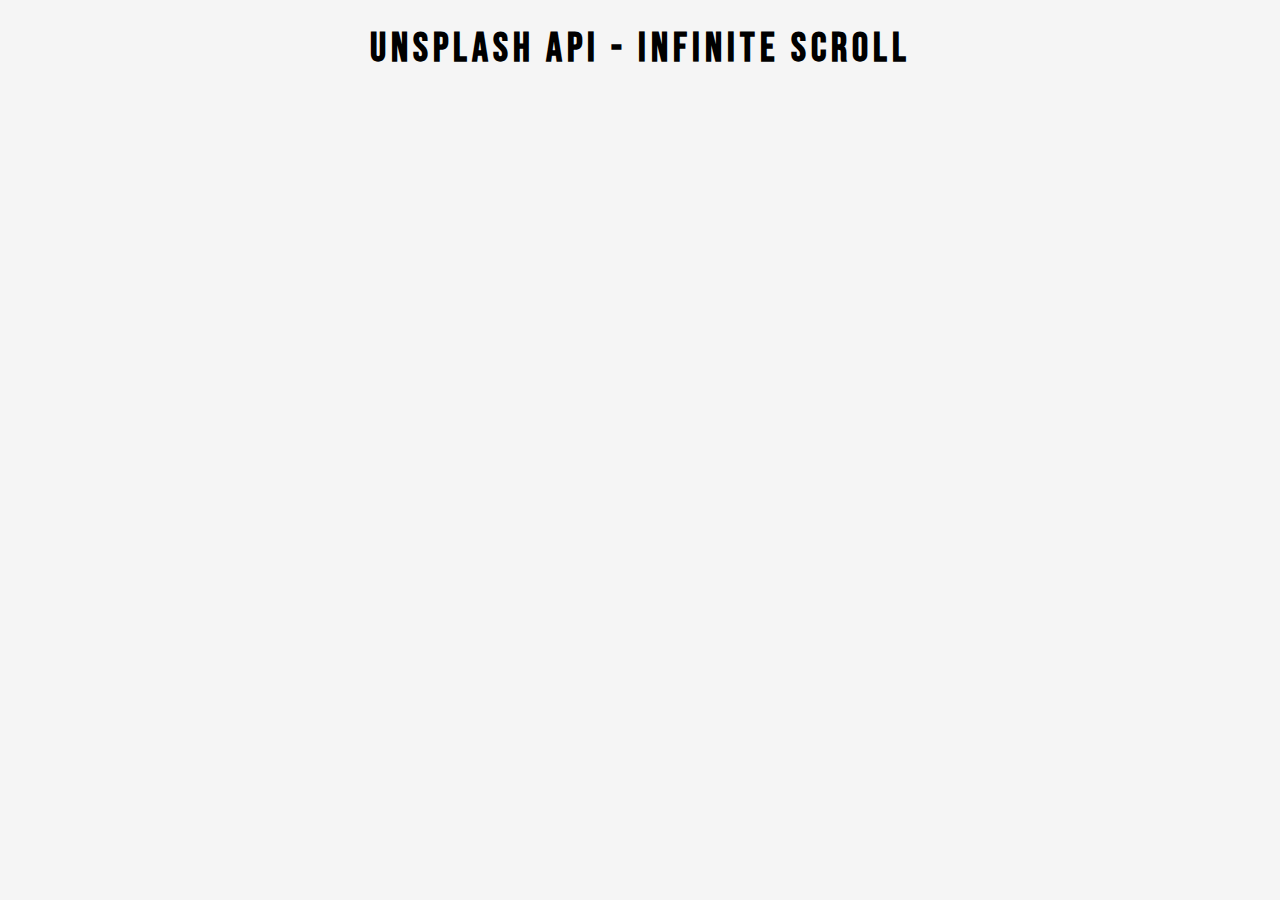
<file: InfinityScroll/index.html>
<!DOCTYPE html>
<html lang="en">
  <head>
    <meta charset="UTF-8" />
    <meta name="viewport" content="width=device-width, initial-scale=1.0" />
    <title>Infinite Scroll</title>
    <link
      rel="icon"
      type="image/png"
      href="https://s2.googleusercontent.com/s2/favicons?domain=www.jacinto.design"
    />
    <link rel="stylesheet" href="style.css" />
  </head>
  <body>
    <!-- Title -->
    <h1>Unsplash API - Infinite Scroll</h1>
    <!-- Loader -->
    <div class="loader" id="loader" hidden>
      <img src="loader.svg" alt="Loading" />
    </div>
    <!-- Image Container -->
    <div class="image-container" id="image-container"></div>
    <!-- Script -->
    <script src="script.js"></script>
  </body>
</html>
</file>
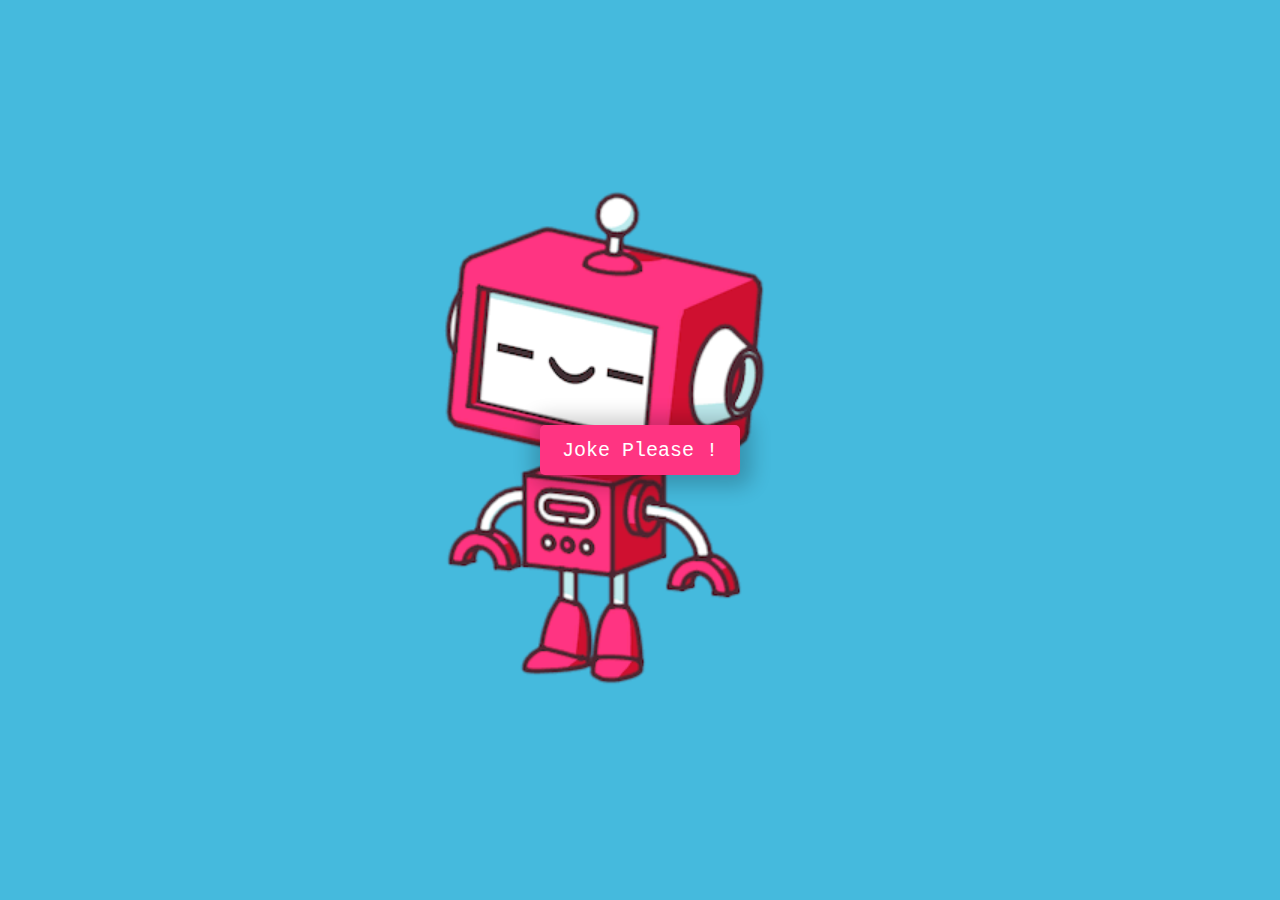
<file: JokeTeller/index.html>
<!DOCTYPE html>
<html lang="en">
  <head>
    <meta charset="UTF-8" />
    <meta name="viewport" content="width=device-width, initial-scale=1.0" />
    <title>Joke Teller</title>
    <link rel="icon" type="image/png" href="favicon.png" />
    <link rel="stylesheet" href="style.css" />
    <link
      rel="icon"
      type="image/png"
      href="https://s2.googleusercontent.com/s2/favicons?domain=jacinto.design"
    />
  </head>
  <body>
    <div class="container">
      <button id="button">Joke Please !</button>
      <audio id="audio" controls hidden></audio>
    </div>
    <!-- Script -->
    <script src="voiceRSS.js"></script>
    <script src="script.js"></script>
  </body>
</html>
</file>
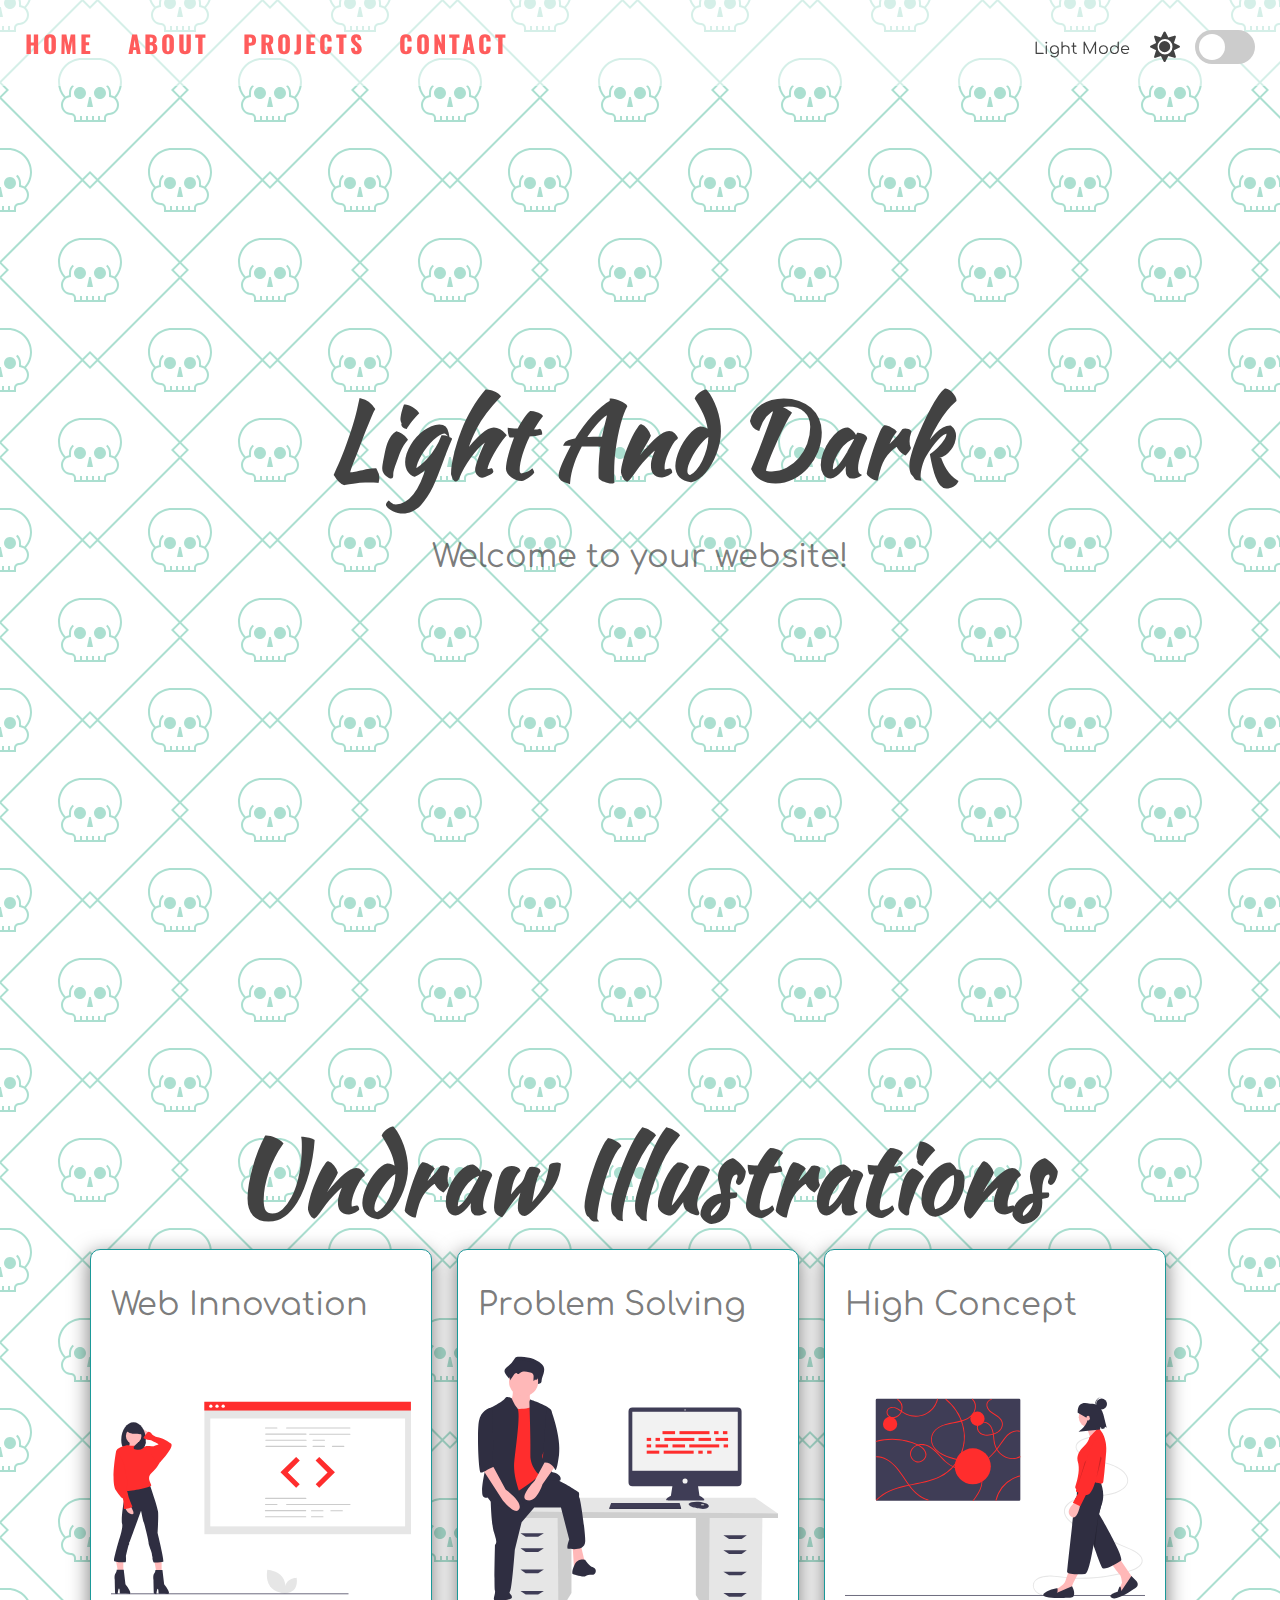
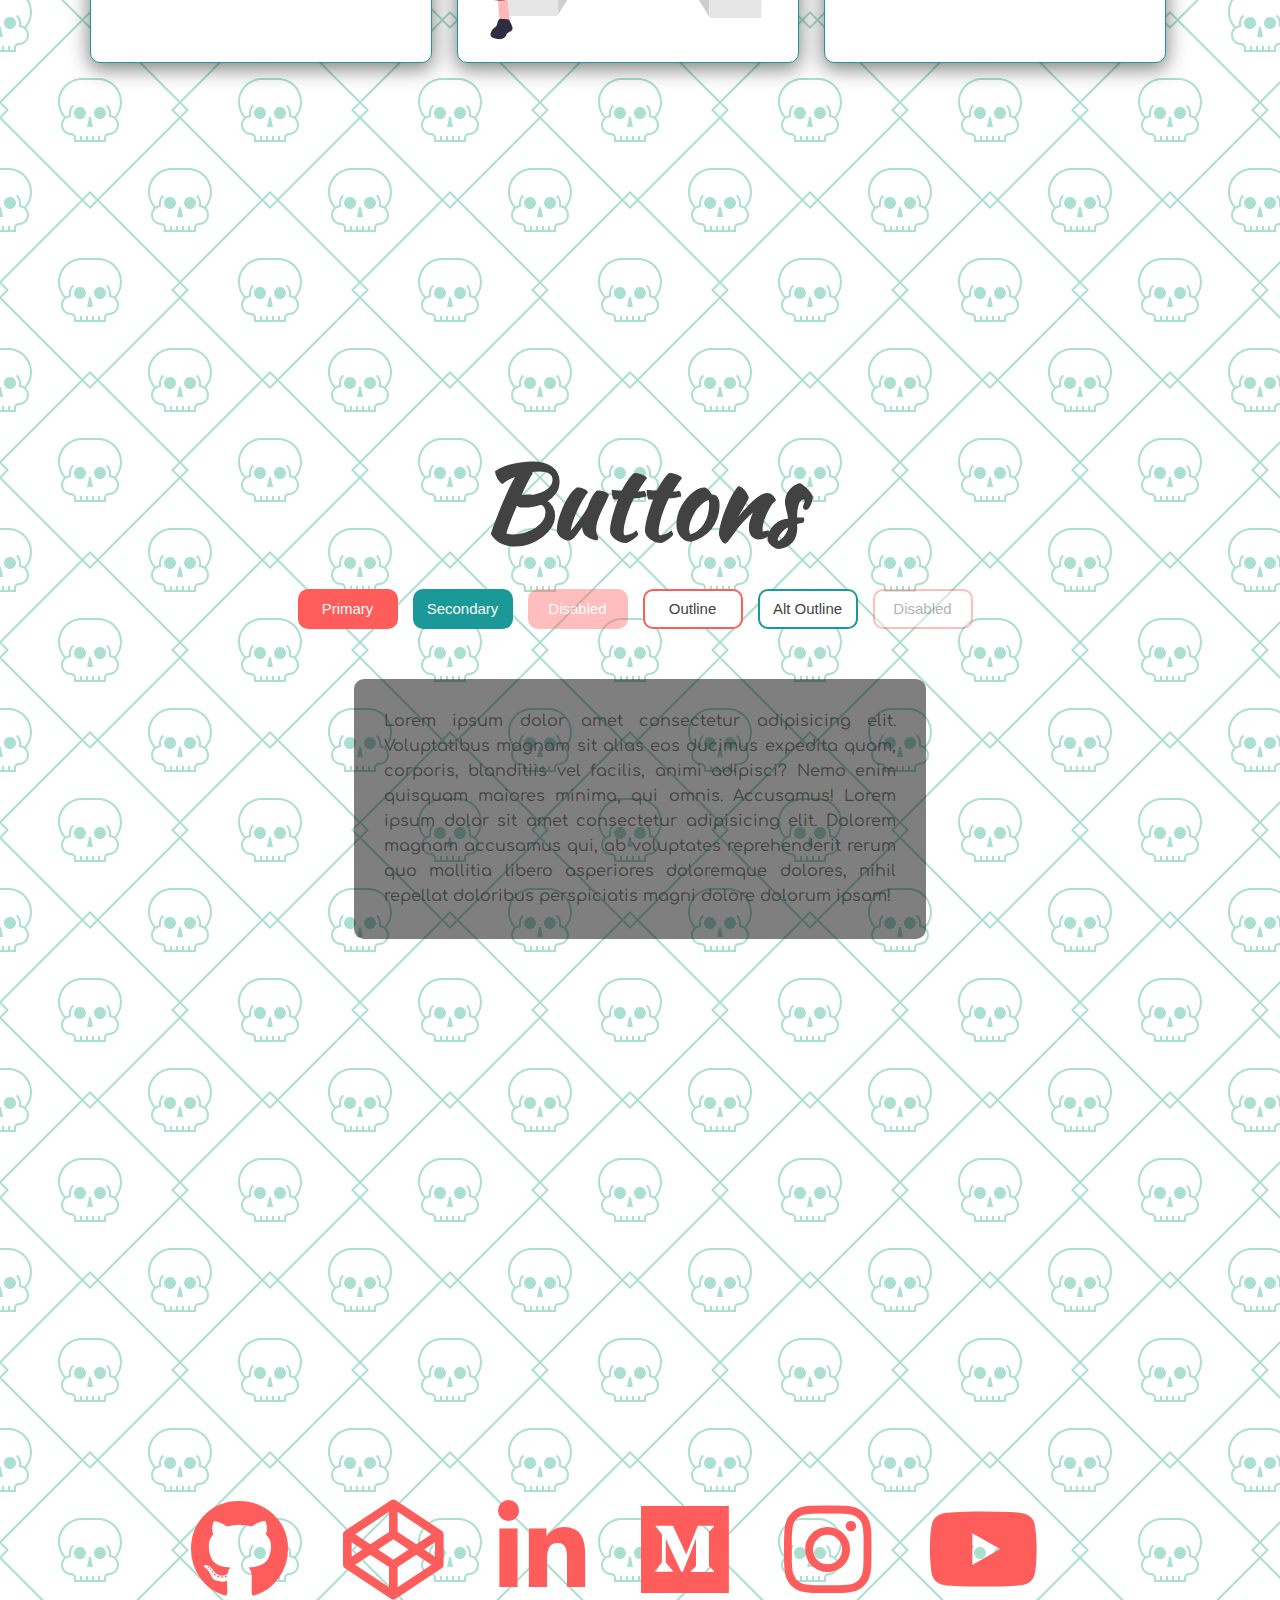
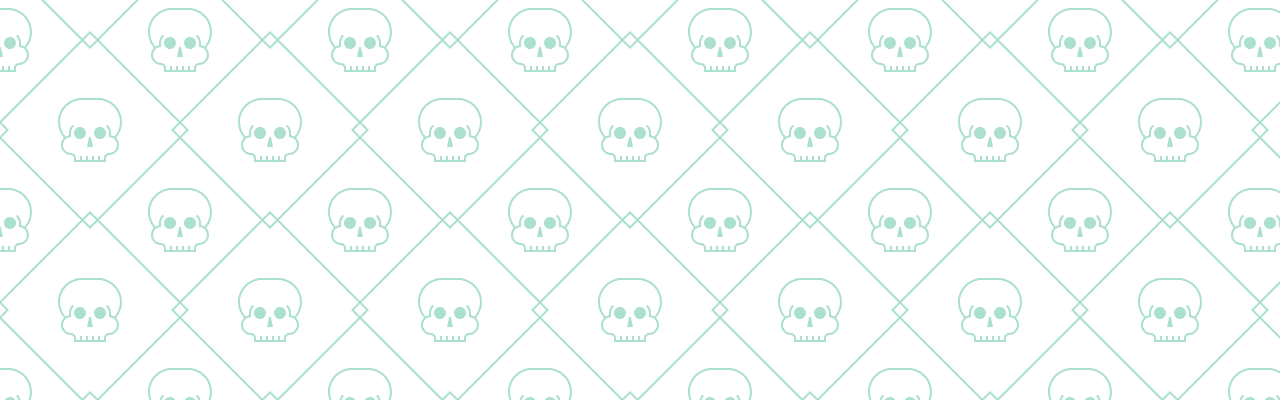
<file: LightAndDarkMode/index.html>
<!DOCTYPE html>
<html lang="en">
  <head>
    <meta charset="UTF-8" />
    <meta name="viewport" content="width=device-width, initial-scale=1.0" />
    <title>Light & Dark</title>
    <link
      rel="icon"
      type="image/png"
      href="https://s2.googleusercontent.com/s2/favicons?domain=jacinto.design"
    />
    <link
      rel="stylesheet"
      href="https://cdnjs.cloudflare.com/ajax/libs/font-awesome/5.10.2/css/all.min.css"
    />
    <link rel="stylesheet" href="style.css" />
  </head>
  <body>
    <!-- Dark Mode Switch -->
    <div class="theme-switch-wrapper">
      <span id="toggle-icon">
        <span class="toggle-text">Light Mode</span>
        <i class="fas fa-sun"></i>
      </span>
      <label class="theme-switch">
        <input type="checkbox" />
        <div class="slider round"></div>
      </label>
    </div>
    <!-- Navigation -->
    <nav id="nav">
      <a href="#home">HOME</a>
      <a href="#about">ABOUT</a>
      <a href="#projects">PROJECTS</a>
      <a href="#contact">CONTACT</a>
    </nav>
    <!-- Home Section -->
    <section id="home">
      <div class="title-group">
        <h1>Light And Dark</h1>
        <h2>Welcome to your website!</h2>
      </div>
    </section>
    <!-- About Section -->
    <section id="about">
      <h1>Undraw Illustrations</h1>
      <div class="about-container">
        <div class="image-container">
          <h2>Web Innovation</h2>
          <img
            src="img/undraw_proud_coder_light.svg"
            alt="Proud Coder"
            id="image1"
          />
        </div>
        <div class="image-container">
          <h2>Problem Solving</h2>
          <img
            src="img/undraw_feeling_proud_light.svg"
            alt="Feeling Proud"
            id="image2"
          />
        </div>
        <div class="image-container">
          <h2>High Concept</h2>
          <img
            src="img/undraw_conceptual_idea_light.svg"
            alt="Conceptual Idea"
            id="image3"
          />
        </div>
      </div>
    </section>
    <!-- Projects Section -->
    <section id="projects">
      <h1>Buttons</h1>
      <div class="buttons">
        <button class="primary">Primary</button>
        <button class="secondary">Secondary</button>
        <button class="primary" disabled>Disabled</button>
        <button class="outline">Outline</button>
        <button class="secondary outline">Alt Outline</button>
        <button class="outline" disabled>Disabled</button>
      </div>
      <div class="text-box" id="text-box">
        <p>
          Lorem ipsum dolor amet consectetur adipisicing elit. Voluptatibus
          magnam sit alias eos ducimus expedita quam, corporis, blanditiis vel
          facilis, animi adipisci? Nemo enim quisquam maiores minima, qui omnis.
          Accusamus! Lorem ipsum dolor sit amet consectetur adipisicing elit.
          Dolorem magnam accusamus qui, ab voluptates reprehenderit rerum quo
          mollitia libero asperiores doloremque dolores, nihil repellat
          doloribus perspiciatis magni dolore dolorum ipsam!
        </p>
      </div>
    </section>
    <!-- Contact Section -->
    <section id="contact">
      <div class="social-icons">
        <i class="fab fa-github"></i>
        <i class="fab fa-codepen"></i>
        <i class="fab fa-linkedin-in"></i>
        <i class="fab fa-medium"></i>
        <i class="fab fa-instagram"></i>
        <i class="fab fa-youtube"></i>
      </div>
    </section>
    <!-- Script -->
    <script src="script.js"></script>
  </body>
</html>
</file>
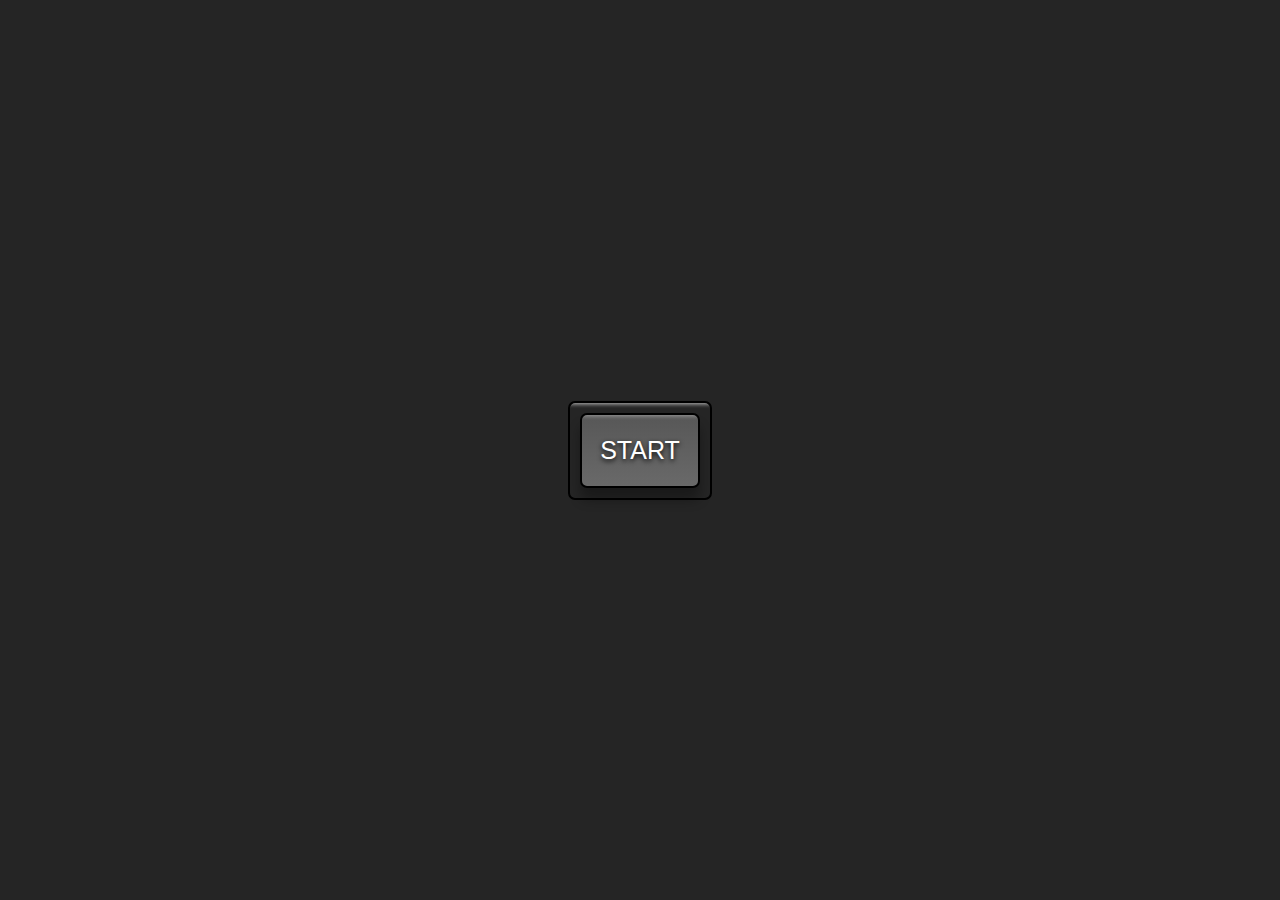
<file: Pic-in-Pic/index.html>
<!DOCTYPE html>
<html lang="en">
  <head>
    <meta charset="UTF-8" />
    <meta name="viewport" content="width=device-width, initial-scale=1.0" />
    <title>Picture in Picture</title>
    <link rel="stylesheet" href="style.css" />
    <link
      rel="icon"
      type="image/png"
      href="https://s2.googleusercontent.com/s2/favicons?domain=jacinto.design"
    />
  </head>
  <body>
    <!-- Video -->
    <video id="video" controls height="360" width="640" hidden></video>

    <!-- Button -->
    <div class="button-container">
      <button id="button">START</button>
    </div>
    <!-- Script -->
    <script src="script.js"></script>
  </body>
</html>
</file>
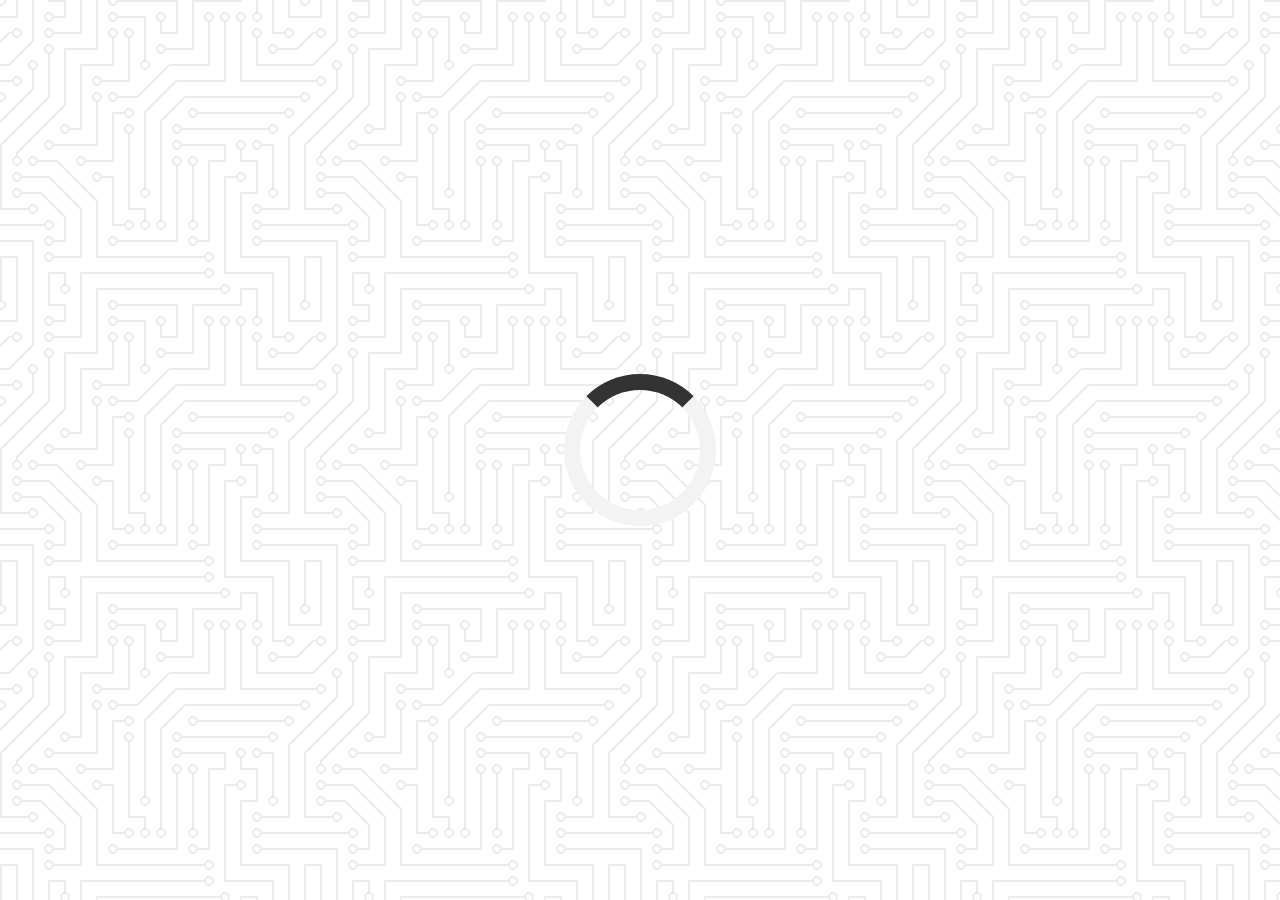
<file: QuoteGenerator/index.html>
<!DOCTYPE html>
<html lang="en">
  <head>
    <meta charset="UTF-8" />
    <meta name="viewport" content="width=device-width, initial-scale=1.0" />
    <title>Quote Generator</title>
    <link
      rel="stylesheet"
      href="https://cdnjs.cloudflare.com/ajax/libs/font-awesome/5.10.2/css/all.min.css"
    />
    <link rel="stylesheet" href="style.css" />
    <link
      rel="icon"
      type="image/png"
      href="https://s2.googleusercontent.com/s2/favicons?domain=jacinto.design"
    />
  </head>
  <body>
    <!-- quote container starts -->
    <div class="container" id="container">
      <!-- quote starts -->
      <div class="quote-text">
        <i class="fas fa-quote-left"></i>
        <span id="quote"></span>
      </div>
      <!-- quote ends -->

      <!-- author starts -->
      <div class="quote-author">
        <span id="author"></span>
      </div>
      <!-- author ends -->

      <!-- button starts -->
      <div class="button-container">
        <button class="twitter-button" id="twitter" title="Tweet This!">
          <i class="fab fa-twitter"></i>
        </button>
        <button id="new-quote">New Quote</button>
      </div>
      <!-- button ends -->
    </div>
    <!-- quote container ends -->

    <!-- loader starts-->
    <div class="loader" id="loader"></div>
    <!-- loader ends -->

    <!-- Loading JS-Script from ./script.js -->
    <script src="./script.js"></script>
  </body>
</html>
</file>
<file: InfinityScroll/style.css>
@import url('https://fonts.googleapis.com/css2?family=Bebas+Neue&display=swap');

/* jFgS8tteGD425f4oZfygQVaVnD6gt6GucN2yyz3xFek */

html {
  box-sizing: border-box;
}

body {
  margin: 0;
  font-family: Bebas Neue, sans-serif;
  background: whitesmoke;
}

h1 {
  text-align: center;
  margin-top: 25px;
  margin-bottom: 15px;
  font-size: 40px;
  letter-spacing: 5px;
}

/* Loader */
.loader {
  position: fixed;
  top: 0;
  bottom: 0;
  left: 0;
  right: 0;
  background: rgba(255, 255, 255, 0.8);
}

.loader img {
  position: fixed;
  top: 50%;
  left: 50%;
  transform: translate(-50%, -50%);
}

/* Image Container */
.image-container {
  margin: 10px 30%;
}

.image-container img {
  width: 100%;
  margin-top: 5px;
}

/* Media Query: Large Smartphone */
@media screen and (max-width: 600px) {
  h1 {
    font-size: 20px;
  }

  .image-container {
    margin: 10px;
  }
}
</file>
<file: JokeTeller/style.css>
/* ROBOT.GIF from Giphy - https://giphy.com/gifs/robot-cinema-4d-eyedesyn-3o7abtn7DuREEpsyWY */

html {
  box-sizing: border-box;
}

body {
  margin: 0;
  background-color: #45badd;
}

.container {
  height: 100vh;
  width: 100vw;
  display: flex;
  flex-direction: column;
  justify-content: center;
  align-items: center;
  background: url('./robot.gif');
  background-size: contain;
  background-position: left center;
  background-repeat: no-repeat;
}

button {
  cursor: pointer;
  outline: none;
  width: 200px;
  height: 50px;
  font-family: 'Courier New', Courier, monospace;
  font-size: 20px;
  color: white;
  background: #ff3482;
  border: none;
  border-radius: 5px;
  box-shadow: 2px 2px 20px 10px rgba(0, 0, 0, 0.2);
}

button:hover {
  filter: brightness(95%);
}

button:active {
  transform: scale(0.98);
}

button:disabled {
  cursor: default;
  filter: brightness(30%);
}

/* Media query: Tablet/mobile */
@media screen and (max-width: 1000px) {
  .container {
    background-size: cover;
    background-position: center center;
  }

  button {
    box-shadow: 5px 5px 30px 20px rgba(0, 0, 0, 0.5);
  }
}
</file>
<file: LightAndDarkMode/style.css>
@import url('https://fonts.googleapis.com/css?family=Comfortaa|Kaushan+Script|Oswald&display=swap');

:root {
  --primary-color: rgb(255, 92, 92);
  --primary-variant: #ff2d2d;
  --secondary-color: #1b9999;
  --on-primary: rgb(250, 250, 250);
  --on-background: rgb(66, 66, 66);
  --on-background-alt: rgba(66, 66, 66, 0.7);
  --background: rgb(255, 255, 255);
  --box-shadow: 0 5px 20px 1px rgba(0, 0, 0, 0.5);
}

[data-theme='dark'] {
  --primary-color: rgb(150, 65, 255);
  --primary-variant: #6c63ff;
  --secondary-color: #03dac5;
  --on-primary: #000;
  --on-background: rgba(255, 255, 255, 0.9);
  --on-background-alt: rgba(255, 255, 255, 0.7);
  --background: #121212;
}

html {
  box-sizing: border-box;
  scroll-behavior: smooth;
}

body {
  font-family: Comfortaa, sans-serif;
  margin: 0;
  color: var(--on-background);
  background-color: var(--background);
  background-image: url("data:image/svg+xml,%3Csvg width='180' height='180' viewBox='0 0 180 180' xmlns='http://www.w3.org/2000/svg'%3E%3Cpath d='M82.42 180h-1.415L0 98.995v-2.827L6.167 90 0 83.833V81.004L81.005 0h2.827L90 6.167 96.167 0H98.996L180 81.005v2.827L173.833 90 180 96.167V98.996L98.995 180h-2.827L90 173.833 83.833 180H82.42zm0-1.414L1.413 97.58 8.994 90l-7.58-7.58L82.42 1.413 90 8.994l7.58-7.58 81.006 81.005-7.58 7.58 7.58 7.58-81.005 81.006-7.58-7.58-7.58 7.58zM175.196 0h-25.832c1.033 2.924 2.616 5.59 4.625 7.868C152.145 9.682 151 12.208 151 15c0 5.523 4.477 10 10 10 1.657 0 3 1.343 3 3v4h16V0h-4.803c.51.883.803 1.907.803 3 0 3.314-2.686 6-6 6s-6-2.686-6-6c0-1.093.292-2.117.803-3h10.394-13.685C161.18.938 161 1.948 161 3v4c-4.418 0-8 3.582-8 8s3.582 8 8 8c2.76 0 5 2.24 5 5v2h4v-4h2v4h4v-4h2v4h2V0h-4.803zm-15.783 0c-.27.954-.414 1.96-.414 3v2.2c-1.25.254-2.414.74-3.447 1.412-1.716-1.93-3.098-4.164-4.054-6.612h7.914zM180 17h-3l2.143-10H180v10zm-30.635 163c-.884-2.502-1.365-5.195-1.365-8 0-13.255 10.748-24 23.99-24H180v32h-30.635zm12.147 0c.5-1.416 1.345-2.67 2.434-3.66l-1.345-1.48c-1.498 1.364-2.62 3.136-3.186 5.14H151.5c-.97-2.48-1.5-5.177-1.5-8 0-12.15 9.84-22 22-22h8v30h-18.488zm13.685 0c-1.037-1.793-2.976-3-5.197-3-2.22 0-4.16 1.207-5.197 3h10.394zM0 148h8.01C21.26 148 32 158.742 32 172c0 2.805-.48 5.498-1.366 8H0v-32zm0 2h8c12.15 0 22 9.847 22 22 0 2.822-.53 5.52-1.5 8h-7.914c-.567-2.004-1.688-3.776-3.187-5.14l-1.346 1.48c1.09.99 1.933 2.244 2.434 3.66H0v-30zm15.197 30c-1.037-1.793-2.976-3-5.197-3-2.22 0-4.16 1.207-5.197 3h10.394zM0 32h16v-4c0-1.657 1.343-3 3-3 5.523 0 10-4.477 10-10 0-2.794-1.145-5.32-2.992-7.134C28.018 5.586 29.6 2.924 30.634 0H0v32zm0-2h2v-4h2v4h4v-4h2v4h4v-2c0-2.76 2.24-5 5-5 4.418 0 8-3.582 8-8s-3.582-8-8-8V3c0-1.052-.18-2.062-.512-3H0v30zM28.5 0c-.954 2.448-2.335 4.683-4.05 6.613-1.035-.672-2.2-1.16-3.45-1.413V3c0-1.04-.144-2.046-.414-3H28.5zM0 17h3L.857 7H0v10zM15.197 0c.51.883.803 1.907.803 3 0 3.314-2.686 6-6 6S4 6.314 4 3c0-1.093.292-2.117.803-3h10.394zM109 115c-1.657 0-3 1.343-3 3v4H74v-4c0-1.657-1.343-3-3-3-5.523 0-10-4.477-10-10 0-2.793 1.145-5.318 2.99-7.132C60.262 93.638 58 88.084 58 82c0-13.255 10.748-24 23.99-24h16.02C111.26 58 122 68.742 122 82c0 6.082-2.263 11.636-5.992 15.866C117.855 99.68 119 102.206 119 105c0 5.523-4.477 10-10 10zm0-2c-2.76 0-5 2.24-5 5v2h-4v-4h-2v4h-4v-4h-2v4h-4v-4h-2v4h-4v-4h-2v4h-4v-2c0-2.76-2.24-5-5-5-4.418 0-8-3.582-8-8s3.582-8 8-8v-4c0-2.64 1.136-5.013 2.946-6.66L72.6 84.86C70.39 86.874 69 89.775 69 93v2.2c-1.25.254-2.414.74-3.447 1.412C62.098 92.727 60 87.61 60 82c0-12.15 9.84-22 22-22h16c12.15 0 22 9.847 22 22 0 5.61-2.097 10.728-5.55 14.613-1.035-.672-2.2-1.16-3.45-1.413V93c0-3.226-1.39-6.127-3.6-8.14l-1.346 1.48C107.864 87.987 109 90.36 109 93v4c4.418 0 8 3.582 8 8s-3.582 8-8 8zM90.857 97L93 107h-6l2.143-10h1.714zM80 99c3.314 0 6-2.686 6-6s-2.686-6-6-6-6 2.686-6 6 2.686 6 6 6zm20 0c3.314 0 6-2.686 6-6s-2.686-6-6-6-6 2.686-6 6 2.686 6 6 6z' fill='%23009d6f' fill-opacity='0.33' fill-rule='evenodd'/%3E%3C/svg%3E");
}

section {
  min-height: 100vh;
  display: flex;
  justify-content: center;
  align-items: center;
  flex-direction: column;
}

h1 {
  font-family: kaushan Script, sans-serif;
  font-size: 100px;
  margin-bottom: 0;
}

h2 {
  color: var(--on-background-alt);
  font-size: 32px;
  font-weight: normal;
}

/* Navigation */
nav {
  font-family: Oswald, sans-serif;
  z-index: 10;
  position: fixed;
  font-size: 24px;
  letter-spacing: 3px;
  padding: 25px;
  width: 100vw;
  background: rgb(255 255 255 / 50%);
}

a {
  margin-right: 25px;
  color: var(--primary-color);
  text-decoration: none;
  border-bottom: 3px solid transparent;
  font-weight: bold;
}

a:hover,
a:focus {
  color: var(--on-background);
  border-bottom: 3px solid;
}

/* Home Section */
.title-group {
  text-align: center;
}

/* About Section */
.about-container {
  display: flex;
}

.image-container {
  border: 1px solid var(--secondary-color);
  border-radius: 10px;
  padding: 10px 20px;
  margin-right: 25px;
  width: auto;
  background: var(--background);
  box-shadow: var(--box-shadow);
}

img {
  height: 300px;
  width: 300px;
}

/* Projects Section */
.buttons {
  margin-top: 15px;
  margin-bottom: 50px;
}

button {
  min-width: 100px;
  height: 40px;
  cursor: pointer;
  border-radius: 10px;
  margin-right: 10px;
  border: 2px solid var(--primary-color);
  font-size: 15px;
  outline: none;
}

button:disabled {
  opacity: 0.4;
  cursor: default;
}

button:hover:not(.outline) {
  filter: brightness(110%);
}

.primary {
  background: var(--primary-color);
  color: var(--on-primary);
}

.secondary {
  border: 2px solid var(--secondary-color);
}

.secondary,
.secondary:hover,
.outline.secondary:hover {
  background: var(--secondary-color);
  color: var(--on-primary);
}

.outline {
  background: var(--background);
  color: var(--on-background);
}

.outline:hover {
  background: var(--primary-color);
  color: var(--on-primary);
}

.text-box {
  width: 40%;
  text-align: justify;
  background: rgb(0 0 0 / 50%);
  color: var(--on-primary);
  border-radius: 10px;
  padding: 30px;
}

p {
  margin: 0;
  line-height: 25px;
  color: var(--on-background);
}

/* Contact Section */
.fab {
  font-size: 100px;
  margin-right: 50px;
  cursor: pointer;
  color: var(--primary-color);
}

.fab:hover {
  color: var(--on-background);
}

/* Dark Mode Toggle */
.theme-switch-wrapper {
  display: flex;
  align-items: center;
  z-index: 100;
  position: fixed;
  right: 25px;
  top: 30px;
}

.theme-switch-wrapper span {
  margin-right: 10px;
  font-size: 1rem;
}

.toggle-text {
  position: relative;
  top: -4px;
  right: 5px;
  color: var(--on-background);
}

.theme-switch {
  display: inline-block;
  height: 34px;
  position: relative;
  width: 60px;
}

.theme-switch input {
  display: none;
}

.slider {
  background: #ccc;
  bottom: 0;
  cursor: pointer;
  left: 0;
  position: absolute;
  right: 0;
  top: 0;
  transition: 0.4s;
}

.slider::before {
  background: #fff;
  bottom: 4px;
  content: '';
  height: 26px;
  left: 4px;
  position: absolute;
  transition: 0.4s;
  width: 26px;
}

input:checked + .slider {
  background: var(--primary-color);
}

input:checked + .slider::before {
  transform: translateX(26px);
}

.slider.round {
  border-radius: 34px;
}

.slider.round::before {
  border-radius: 50%;
}

.fas {
  font-size: 30px;
  margin-right: 5px;
}
</file>
<file: Pic-in-Pic/style.css>
html {
  box-sizing: border-box;
}

body {
  margin: 0;
  min-height: 100vh;
  display: flex;
  justify-content: center;
  align-items: center;
  background-color: rgb(37, 37, 37);
}

.button-container {
  border: 2px solid black;
  padding: 10px;
  border-radius: 7px;
  box-shadow: inset 0 20px 4px -19px rgba(255, 255, 255, 0.7);
}

button {
  cursor: pointer;
  outline: none;
  width: 120px;
  height: 75px;
  font-family: Barlow, sans-serif;
  font-size: 25px;
  color: white;
  text-shadow: 0 2px 5px black;
  background: linear-gradient(to top, #696969, #575757);
  border: 2px solid black;
  border-radius: 7px;
  box-shadow: inset 0 20px 4px -19px rgba(255, 255, 255, 0.4),
    0 12px 12px 0 rgba(0, 0, 0, 0.3);
}

button:hover {
  background: linear-gradient(to bottom, #696969, #575757);
}

button:active {
  transform: translateY(3px);
  box-shadow: 0 6px 6px 0 rgba(0, 0, 0, 0.3);
}
</file>
<file: QuoteGenerator/style.css>
@import url('https://fonts.googleapis.com/css?family=Montserrat&display=swap');

html {
  box-sizing: border-box;
}

body {
  margin: 0;
  min-height: 100vh;
  background-color: #ffffff;
  background-image: url("data:image/svg+xml,%3Csvg xmlns='http://www.w3.org/2000/svg' viewBox='0 0 304 304' width='304' height='304'%3E%3Cpath fill='%23000000' fill-opacity='0.08' d='M44.1 224a5 5 0 1 1 0 2H0v-2h44.1zm160 48a5 5 0 1 1 0 2H82v-2h122.1zm57.8-46a5 5 0 1 1 0-2H304v2h-42.1zm0 16a5 5 0 1 1 0-2H304v2h-42.1zm6.2-114a5 5 0 1 1 0 2h-86.2a5 5 0 1 1 0-2h86.2zm-256-48a5 5 0 1 1 0 2H0v-2h12.1zm185.8 34a5 5 0 1 1 0-2h86.2a5 5 0 1 1 0 2h-86.2zM258 12.1a5 5 0 1 1-2 0V0h2v12.1zm-64 208a5 5 0 1 1-2 0v-54.2a5 5 0 1 1 2 0v54.2zm48-198.2V80h62v2h-64V21.9a5 5 0 1 1 2 0zm16 16V64h46v2h-48V37.9a5 5 0 1 1 2 0zm-128 96V208h16v12.1a5 5 0 1 1-2 0V210h-16v-76.1a5 5 0 1 1 2 0zm-5.9-21.9a5 5 0 1 1 0 2H114v48H85.9a5 5 0 1 1 0-2H112v-48h12.1zm-6.2 130a5 5 0 1 1 0-2H176v-74.1a5 5 0 1 1 2 0V242h-60.1zm-16-64a5 5 0 1 1 0-2H114v48h10.1a5 5 0 1 1 0 2H112v-48h-10.1zM66 284.1a5 5 0 1 1-2 0V274H50v30h-2v-32h18v12.1zM236.1 176a5 5 0 1 1 0 2H226v94h48v32h-2v-30h-48v-98h12.1zm25.8-30a5 5 0 1 1 0-2H274v44.1a5 5 0 1 1-2 0V146h-10.1zm-64 96a5 5 0 1 1 0-2H208v-80h16v-14h-42.1a5 5 0 1 1 0-2H226v18h-16v80h-12.1zm86.2-210a5 5 0 1 1 0 2H272V0h2v32h10.1zM98 101.9V146H53.9a5 5 0 1 1 0-2H96v-42.1a5 5 0 1 1 2 0zM53.9 34a5 5 0 1 1 0-2H80V0h2v34H53.9zm60.1 3.9V66H82v64H69.9a5 5 0 1 1 0-2H80V64h32V37.9a5 5 0 1 1 2 0zM101.9 82a5 5 0 1 1 0-2H128V37.9a5 5 0 1 1 2 0V82h-28.1zm16-64a5 5 0 1 1 0-2H146v44.1a5 5 0 1 1-2 0V18h-26.1zm102.2 270a5 5 0 1 1 0 2H98v14h-2v-16h124.1zM242 149.9V160h16v34h-16v62h48v48h-2v-46h-48v-66h16v-30h-16v-12.1a5 5 0 1 1 2 0zM53.9 18a5 5 0 1 1 0-2H64V2H48V0h18v18H53.9zm112 32a5 5 0 1 1 0-2H192V0h50v2h-48v48h-28.1zm-48-48a5 5 0 0 1-9.8-2h2.07a3 3 0 1 0 5.66 0H178v34h-18V21.9a5 5 0 1 1 2 0V32h14V2h-58.1zm0 96a5 5 0 1 1 0-2H137l32-32h39V21.9a5 5 0 1 1 2 0V66h-40.17l-32 32H117.9zm28.1 90.1a5 5 0 1 1-2 0v-76.51L175.59 80H224V21.9a5 5 0 1 1 2 0V82h-49.59L146 112.41v75.69zm16 32a5 5 0 1 1-2 0v-99.51L184.59 96H300.1a5 5 0 0 1 3.9-3.9v2.07a3 3 0 0 0 0 5.66v2.07a5 5 0 0 1-3.9-3.9H185.41L162 121.41v98.69zm-144-64a5 5 0 1 1-2 0v-3.51l48-48V48h32V0h2v50H66v55.41l-48 48v2.69zM50 53.9v43.51l-48 48V208h26.1a5 5 0 1 1 0 2H0v-65.41l48-48V53.9a5 5 0 1 1 2 0zm-16 16V89.41l-34 34v-2.82l32-32V69.9a5 5 0 1 1 2 0zM12.1 32a5 5 0 1 1 0 2H9.41L0 43.41V40.6L8.59 32h3.51zm265.8 18a5 5 0 1 1 0-2h18.69l7.41-7.41v2.82L297.41 50H277.9zm-16 160a5 5 0 1 1 0-2H288v-71.41l16-16v2.82l-14 14V210h-28.1zm-208 32a5 5 0 1 1 0-2H64v-22.59L40.59 194H21.9a5 5 0 1 1 0-2H41.41L66 216.59V242H53.9zm150.2 14a5 5 0 1 1 0 2H96v-56.6L56.6 162H37.9a5 5 0 1 1 0-2h19.5L98 200.6V256h106.1zm-150.2 2a5 5 0 1 1 0-2H80v-46.59L48.59 178H21.9a5 5 0 1 1 0-2H49.41L82 208.59V258H53.9zM34 39.8v1.61L9.41 66H0v-2h8.59L32 40.59V0h2v39.8zM2 300.1a5 5 0 0 1 3.9 3.9H3.83A3 3 0 0 0 0 302.17V256h18v48h-2v-46H2v42.1zM34 241v63h-2v-62H0v-2h34v1zM17 18H0v-2h16V0h2v18h-1zm273-2h14v2h-16V0h2v16zm-32 273v15h-2v-14h-14v14h-2v-16h18v1zM0 92.1A5.02 5.02 0 0 1 6 97a5 5 0 0 1-6 4.9v-2.07a3 3 0 1 0 0-5.66V92.1zM80 272h2v32h-2v-32zm37.9 32h-2.07a3 3 0 0 0-5.66 0h-2.07a5 5 0 0 1 9.8 0zM5.9 0A5.02 5.02 0 0 1 0 5.9V3.83A3 3 0 0 0 3.83 0H5.9zm294.2 0h2.07A3 3 0 0 0 304 3.83V5.9a5 5 0 0 1-3.9-5.9zm3.9 300.1v2.07a3 3 0 0 0-1.83 1.83h-2.07a5 5 0 0 1 3.9-3.9zM97 100a3 3 0 1 0 0-6 3 3 0 0 0 0 6zm0-16a3 3 0 1 0 0-6 3 3 0 0 0 0 6zm16 16a3 3 0 1 0 0-6 3 3 0 0 0 0 6zm16 16a3 3 0 1 0 0-6 3 3 0 0 0 0 6zm0 16a3 3 0 1 0 0-6 3 3 0 0 0 0 6zm-48 32a3 3 0 1 0 0-6 3 3 0 0 0 0 6zm16 16a3 3 0 1 0 0-6 3 3 0 0 0 0 6zm32 48a3 3 0 1 0 0-6 3 3 0 0 0 0 6zm-16 16a3 3 0 1 0 0-6 3 3 0 0 0 0 6zm32-16a3 3 0 1 0 0-6 3 3 0 0 0 0 6zm0-32a3 3 0 1 0 0-6 3 3 0 0 0 0 6zm16 32a3 3 0 1 0 0-6 3 3 0 0 0 0 6zm32 16a3 3 0 1 0 0-6 3 3 0 0 0 0 6zm0-16a3 3 0 1 0 0-6 3 3 0 0 0 0 6zm-16-64a3 3 0 1 0 0-6 3 3 0 0 0 0 6zm16 0a3 3 0 1 0 0-6 3 3 0 0 0 0 6zm16 96a3 3 0 1 0 0-6 3 3 0 0 0 0 6zm0 16a3 3 0 1 0 0-6 3 3 0 0 0 0 6zm16 16a3 3 0 1 0 0-6 3 3 0 0 0 0 6zm16-144a3 3 0 1 0 0-6 3 3 0 0 0 0 6zm0 32a3 3 0 1 0 0-6 3 3 0 0 0 0 6zm16-32a3 3 0 1 0 0-6 3 3 0 0 0 0 6zm16-16a3 3 0 1 0 0-6 3 3 0 0 0 0 6zm-96 0a3 3 0 1 0 0-6 3 3 0 0 0 0 6zm0 16a3 3 0 1 0 0-6 3 3 0 0 0 0 6zm16-32a3 3 0 1 0 0-6 3 3 0 0 0 0 6zm96 0a3 3 0 1 0 0-6 3 3 0 0 0 0 6zm-16-64a3 3 0 1 0 0-6 3 3 0 0 0 0 6zm16-16a3 3 0 1 0 0-6 3 3 0 0 0 0 6zm-32 0a3 3 0 1 0 0-6 3 3 0 0 0 0 6zm0-16a3 3 0 1 0 0-6 3 3 0 0 0 0 6zm-16 0a3 3 0 1 0 0-6 3 3 0 0 0 0 6zm-16 0a3 3 0 1 0 0-6 3 3 0 0 0 0 6zm-16 0a3 3 0 1 0 0-6 3 3 0 0 0 0 6zM49 36a3 3 0 1 0 0-6 3 3 0 0 0 0 6zm-32 0a3 3 0 1 0 0-6 3 3 0 0 0 0 6zm32 16a3 3 0 1 0 0-6 3 3 0 0 0 0 6zM33 68a3 3 0 1 0 0-6 3 3 0 0 0 0 6zm16-48a3 3 0 1 0 0-6 3 3 0 0 0 0 6zm0 240a3 3 0 1 0 0-6 3 3 0 0 0 0 6zm16 32a3 3 0 1 0 0-6 3 3 0 0 0 0 6zm-16-64a3 3 0 1 0 0-6 3 3 0 0 0 0 6zm0 16a3 3 0 1 0 0-6 3 3 0 0 0 0 6zm-16-32a3 3 0 1 0 0-6 3 3 0 0 0 0 6zm80-176a3 3 0 1 0 0-6 3 3 0 0 0 0 6zm16 0a3 3 0 1 0 0-6 3 3 0 0 0 0 6zm-16-16a3 3 0 1 0 0-6 3 3 0 0 0 0 6zm32 48a3 3 0 1 0 0-6 3 3 0 0 0 0 6zm16-16a3 3 0 1 0 0-6 3 3 0 0 0 0 6zm0-32a3 3 0 1 0 0-6 3 3 0 0 0 0 6zm112 176a3 3 0 1 0 0-6 3 3 0 0 0 0 6zm-16 16a3 3 0 1 0 0-6 3 3 0 0 0 0 6zm0 16a3 3 0 1 0 0-6 3 3 0 0 0 0 6zm0 16a3 3 0 1 0 0-6 3 3 0 0 0 0 6zM17 180a3 3 0 1 0 0-6 3 3 0 0 0 0 6zm0 16a3 3 0 1 0 0-6 3 3 0 0 0 0 6zm0-32a3 3 0 1 0 0-6 3 3 0 0 0 0 6zm16 0a3 3 0 1 0 0-6 3 3 0 0 0 0 6zM17 84a3 3 0 1 0 0-6 3 3 0 0 0 0 6zm32 64a3 3 0 1 0 0-6 3 3 0 0 0 0 6zm16-16a3 3 0 1 0 0-6 3 3 0 0 0 0 6z'%3E%3C/path%3E%3C/svg%3E");
  color: #000;
  font-family: Montserrat, sans-serif;
  font-weight: 700;
  text-align: center;
  display: flex;
  align-items: center;
  justify-content: center;
}

.container {
  width: auto;
  max-width: 900px;
  padding: 20px 30px;
  border-radius: 10px;
  background-color: rgba(255, 255, 255, 0.4);
  box-shadow: 0 10px 10px 10px rgba(0, 0, 0, 0.2);
}

.quote-text {
  font-size: 2.75rem;
}

.long-quote {
  font-size: 2rem;
}

.fa-quote-left {
  font-size: 4rem;
}

.quote-author {
  margin-top: 15px;
  font-size: 2rem;
  font-weight: 400;
  font-style: italic;
}

.button-container {
  margin-top: 15px;
  display: flex;
  justify-content: space-between;
}

button {
  cursor: pointer;
  font-size: 1.2rem;
  height: 2.5rem;
  border: none;
  border-radius: 10px;
  color: #fff;
  background-color: #333;
  outline: none;
  padding: 0.5rem 1.8rem 0.5rem 1.8rem;
  box-shadow: 0 0.3rem rgba(121, 121, 121, 0.65);
}

button:hover {
  filter: brightness(110%);
}

button:active {
  transform: translate(0, 0.3rem);
  box-shadow: 0 0.1rem rgba(255, 255, 255, 0.65);
}

.twitter-button:hover {
  color: #38a1f3;
}

.fa-twitter {
  font-size: 1.5rem;
}

/* Loader */
.loader {
  border: 16px solid #f3f3f3;
  border-top: 16px solid #333;
  border-radius: 50%;
  width: 120px;
  height: 120px;
  animation: spin 2s linear infinite;
}

@keyframes spin {
  0% {
    transform: rotate(0deg);
  }
  100% {
    transform: rotate(360deg);
  }
}

/* Media Query: Tablet or Smaller */
@media screen and (max-width: 1000px) {
  .quote-container {
    margin: auto 10px;
  }

  .quote-text {
    font-size: 2.5rem;
  }
}
</file>
